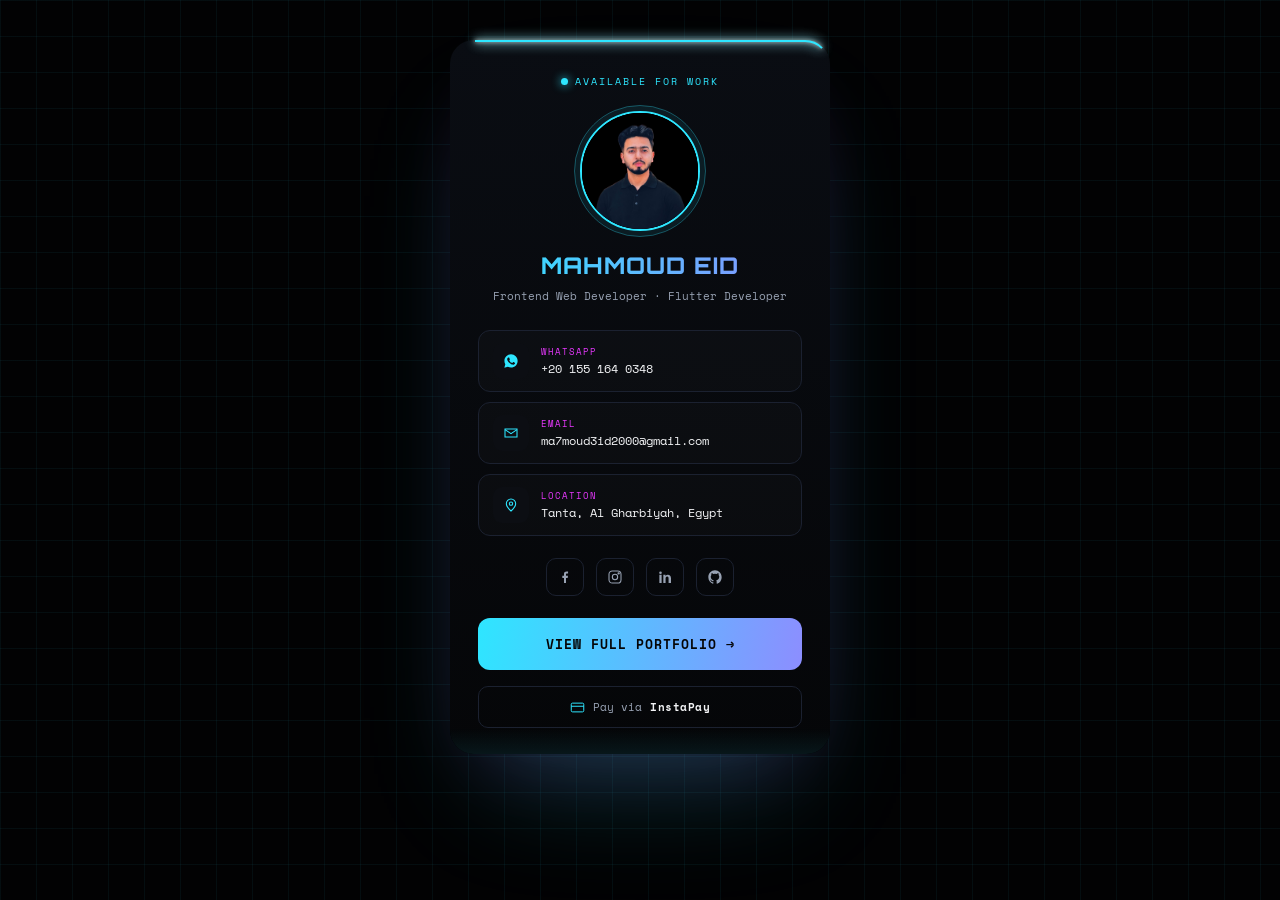
<file: card.html>
<!DOCTYPE html>
<html lang="en" dir="ltr">
<head>
<meta charset="UTF-8">
<meta name="viewport" content="width=device-width, initial-scale=1.0">
<title>Mahmoud Eid — Digital Card</title>
<link rel="preconnect" href="https://fonts.googleapis.com">
<link rel="preconnect" href="https://fonts.gstatic.com" crossorigin>
<link href="https://fonts.googleapis.com/css2?family=Orbitron:wght@600;700;800;900&family=Inter:wght@400;500;600;700&family=Space+Mono:wght@400;700&display=swap" rel="stylesheet">
<link rel="stylesheet" href="card-styles.css">
</head>
<body>

<div class="circuit-bg" id="circuitBg"></div>

<div class="card-wrap">
  <svg class="trace-svg" id="traceSvg"><rect class="trace-rect" id="traceRect" rx="24" ry="24"/></svg>
  <div class="card">

    <div class="status-row">
      <span class="status-dot"></span>
      <span>AVAILABLE FOR WORK</span>
    </div>

    <div class="photo-wrap">
      <div class="photo-ring"><img src="[data-uri]" alt="Mahmoud Eid"></div>
    </div>

    <div class="name-block">
      <h1>MAHMOUD EID</h1>
      <div class="role">Frontend Web Developer · Flutter Developer</div>
    </div>

    <div class="info-list">
      <a class="info-row" href="https://wa.me/201551640348" target="_blank" rel="noopener">
        <span class="ic"><svg class="icon" viewBox="0 0 24 24" fill="currentColor"><path d="M12.04 2C6.58 2 2.13 6.45 2.13 11.91c0 1.75.46 3.45 1.32 4.95L2 22l5.29-1.39a9.9 9.9 0 0 0 4.75 1.21h.01c5.46 0 9.9-4.45 9.9-9.9C21.96 6.45 17.5 2 12.04 2zm5.8 14.14c-.24.68-1.4 1.3-1.93 1.38-.5.08-1.13.11-1.83-.11-.42-.13-.96-.31-1.65-.6-2.9-1.25-4.8-4.16-4.94-4.36-.14-.19-1.18-1.57-1.18-3 0-1.42.75-2.12 1.02-2.41.27-.29.58-.36.78-.36.19 0 .39 0 .56.01.18.01.42-.07.65.5.24.58.82 2 .89 2.14.07.15.12.32.02.51-.1.19-.15.31-.29.48-.15.17-.31.38-.44.51-.15.15-.3.31-.13.6.17.29.76 1.25 1.63 2.03 1.12 1 2.06 1.31 2.35 1.46.29.15.46.13.63-.08.17-.2.72-.84.91-1.13.19-.29.38-.24.63-.14.26.1 1.65.78 1.93.92.29.14.48.21.55.33.07.12.07.68-.17 1.36z"/></svg></span>
        <span class="meta mono"><b>WHATSAPP</b><span>+20 155 164 0348</span></span>
      </a>
      <a class="info-row" href="mailto:ma7moud3id2000@gmail.com">
        <span class="ic"><svg class="icon" viewBox="0 0 24 24" fill="none" stroke="currentColor" stroke-width="1.6"><path d="M3 6h18v12H3z"/><path d="M3 7l9 6 9-6"/></svg></span>
        <span class="meta mono"><b>EMAIL</b><span>ma7moud3id2000@gmail.com</span></span>
      </a>
      <a class="info-row" href="https://maps.google.com/?q=Tanta,Al+Gharbiyah,Egypt" target="_blank" rel="noopener">
        <span class="ic"><svg class="icon" viewBox="0 0 24 24" fill="none" stroke="currentColor" stroke-width="1.6"><path d="M12 21s7-6.5 7-11a7 7 0 1 0-14 0c0 4.5 7 11 7 11z"/><circle cx="12" cy="10" r="2.5"/></svg></span>
        <span class="meta mono"><b>LOCATION</b><span>Tanta, Al Gharbiyah, Egypt</span></span>
      </a>
    </div>

    <div class="social-row">
      <a href="https://www.facebook.com/share/1BHmpYhKCz/" target="_blank" rel="noopener" aria-label="Facebook">
        <svg class="icon" viewBox="0 0 24 24" fill="currentColor"><path d="M13.5 21v-7.5H16l.5-3.2h-3V8.2c0-.93.26-1.56 1.6-1.56H16.6V3.87C16.33 3.83 15.4 3.75 14.3 3.75c-2.27 0-3.82 1.38-3.82 3.92v2.63H8v3.2h2.48V21h3.02z"/></svg>
      </a>
      <a href="https://www.instagram.com/ma7moud.3id_11" target="_blank" rel="noopener" aria-label="Instagram">
        <svg class="icon" viewBox="0 0 24 24" fill="none" stroke="currentColor" stroke-width="1.6"><rect x="3" y="3" width="18" height="18" rx="5"/><circle cx="12" cy="12" r="4"/><circle cx="17.5" cy="6.5" r="1"/></svg>
      </a>
      <a href="https://www.linkedin.com/in/mahmoud-eid-83ba33358" target="_blank" rel="noopener" aria-label="LinkedIn">
        <svg class="icon" viewBox="0 0 24 24" fill="currentColor"><path d="M6.94 8.5H3.56V21h3.38V8.5zM5.25 3.75a1.96 1.96 0 1 0 0 3.92 1.96 1.96 0 0 0 0-3.92zM21 21v-6.9c0-3.69-1.97-5.4-4.6-5.4a3.97 3.97 0 0 0-3.58 1.97h-.05V8.5H9.5V21h3.38v-6.36c0-1.68.32-3.3 2.4-3.3 2.05 0 2.08 1.92 2.08 3.4V21H21z"/></svg>
      </a>
      <a href="https://github.com/ma7moud3id" target="_blank" rel="noopener" aria-label="GitHub">
        <svg class="icon" viewBox="0 0 24 24" fill="currentColor"><path d="M12 2C6.48 2 2 6.58 2 12.25c0 4.53 2.87 8.37 6.84 9.73.5.1.68-.22.68-.49 0-.24-.01-.87-.01-1.71-2.78.62-3.37-1.36-3.37-1.36-.45-1.18-1.11-1.5-1.11-1.5-.91-.64.07-.63.07-.63 1 .07 1.53 1.05 1.53 1.05.89 1.56 2.34 1.11 2.91.85.09-.66.35-1.11.63-1.36-2.22-.26-4.56-1.14-4.56-5.06 0-1.12.39-2.03 1.03-2.75-.1-.26-.45-1.31.1-2.74 0 0 .84-.28 2.75 1.05a9.28 9.28 0 0 1 5 0c1.91-1.33 2.75-1.05 2.75-1.05.55 1.43.2 2.48.1 2.74.64.72 1.03 1.63 1.03 2.75 0 3.93-2.34 4.79-4.57 5.05.36.32.68.94.68 1.9 0 1.37-.01 2.48-.01 2.81 0 .27.18.6.69.49A10.26 10.26 0 0 0 22 12.25C22 6.58 17.52 2 12 2z"/></svg>
      </a>
    </div>

    <a class="portfolio-btn" href="https://ma7moud3id.github.io" target="_blank" rel="noopener">
      VIEW FULL PORTFOLIO →
    </a>

    <a class="support-link" href="https://ipn.eg/S/ma7moud3id2000/instapay/85d1GC" target="_blank" rel="noopener">
      <svg class="pay-icon" viewBox="0 0 24 24" fill="none" stroke="currentColor" stroke-width="1.6"><rect x="2" y="5" width="20" height="14" rx="2"/><path d="M2 10h20"/></svg>
      Pay via <b>InstaPay</b>
    </a>

  </div>
</div>

<script src="card-script.js"></script>
</body>
</html>
</file>
<file: card-styles.css>
/* ============================================================
   Mahmoud Eid — Digital Contact Card
   card-styles.css
   ------------------------------------------------------------
   Table of contents:
     1. Design tokens (shared palette with the portfolio)
     2. Reset & base
     3. Circuit background (floating particles)
     4. Card shell + border trace + scan sweep
     5. Status row
     6. Profile photo
     7. Name block
     8. Info rows (phone / email / location, etc.)
     9. Social icons row
     10. Portfolio button
     11. Support / payment link
     12. Shared reveal animation + reduced motion
   ============================================================ */

/* ============================================================
   1. Design tokens
   ============================================================ */
:root{
  --bg:#020203; --surface:#07080b; --surface-2:#0c0e13;
  --border:#1b2130; --border-bright:#2a3550;
  --text:#f2f3f5; --muted:#98a2b3; --dim:#4b5567;
  --cyan:#2ee6ff; --magenta:#e838ff;
  --font-display:'Orbitron', sans-serif; --font-body:'Inter', sans-serif; --font-mono:'Space Mono', monospace;
}

/* ============================================================
   2. Reset & base
   ============================================================ */
*{ margin:0; padding:0; box-sizing:border-box; }
html,body{ min-height:100%; }
body{
  background:var(--bg); color:var(--text); font-family:var(--font-body);
  display:flex; align-items:center; justify-content:center; padding:40px 16px; overflow:hidden;
  background-image:
    linear-gradient(rgba(46,230,255,.05) 1px, transparent 1px),
    linear-gradient(90deg, rgba(46,230,255,.05) 1px, transparent 1px);
  background-size:36px 36px;
  position:relative;
}
.mono{ font-family:var(--font-mono); }
a{ color:inherit; text-decoration:none; }

/* ============================================================
   3. Circuit background
   Floating particle nodes generated by card-script.js.
   ============================================================ */
.glow-orb{ display:none; }
.circuit-bg{ position:fixed; inset:0; z-index:0; pointer-events:none; overflow:hidden; }
.circuit-node{
  position:absolute; border-radius:50%; background:var(--cyan);
  box-shadow:0 0 8px 2px currentColor; opacity:0; animation:nodeRise linear infinite;
}
.circuit-node.magenta{ background:var(--magenta); }
@keyframes nodeRise{
  0%{ transform:translateY(0) scale(.6); opacity:0; }
  10%{ opacity:.9; }
  90%{ opacity:.5; }
  100%{ transform:translateY(-100vh) scale(1); opacity:0; }
}
@media (prefers-reduced-motion: reduce){ .circuit-node{ animation:none; display:none; } }

/* ============================================================
   4. Card shell + border trace + scan sweep
   The animated border outline is drawn by card-script.js
   (setupTrace) onto the .trace-rect SVG path.
   ============================================================ */
.card-wrap{ position:relative; width:380px; z-index:1; }
.trace-svg{ position:absolute; inset:0; width:100%; height:100%; overflow:visible; pointer-events:none; z-index:2; }
.trace-rect{ fill:none; stroke:var(--cyan); stroke-width:2; filter:drop-shadow(0 0 6px var(--cyan)) drop-shadow(0 0 2px #fff); }
@media (prefers-reduced-motion: reduce){ .trace-svg{ display:none; } }

.card{
  position:relative; z-index:1; background:linear-gradient(180deg, #0a0d13, #050608);
  border-radius:24px; overflow:hidden; padding:34px 28px 26px;
  box-shadow:0 60px 120px -40px rgba(46,230,255,.25), 0 30px 80px -30px rgba(232,56,255,.15);
}
.card::after{
  content:""; position:absolute; left:0; right:0; height:70px; z-index:2; pointer-events:none;
  background:linear-gradient(180deg, transparent, rgba(46,230,255,.10), transparent);
  animation:scanSweep 4s ease-in-out infinite;
}
@keyframes scanSweep{ 0%{ top:-80px; opacity:0; } 10%{ opacity:1; } 90%{ opacity:1; } 100%{ top:100%; opacity:0; } }
@media (prefers-reduced-motion: reduce){ .card::after{ animation:none; display:none; } }

/* ============================================================
   5. Status row
   ============================================================ */
.status-row{ display:flex; justify-content:center; align-items:center; gap:7px; margin-bottom:22px; opacity:0; animation:riseIn .6s ease forwards; animation-delay:.1s; }
.status-dot{ width:7px; height:7px; border-radius:50%; background:var(--cyan); box-shadow:0 0 10px var(--cyan); animation:pulseDot 1.8s ease-in-out infinite; }
@keyframes pulseDot{ 0%,100%{ opacity:1; transform:scale(1); } 50%{ opacity:.4; transform:scale(.7); } }
.status-row span{ font-family:var(--font-mono); font-size:10px; letter-spacing:2px; color:var(--cyan); }

/* ============================================================
   6. Profile photo
   ============================================================ */
.photo-wrap{ display:flex; justify-content:center; margin-bottom:20px; opacity:0; animation:riseIn .6s ease forwards; animation-delay:.2s; }
.photo-ring{
  width:120px; height:120px; border-radius:50%; background:#000; position:relative;
  border:2px solid var(--cyan); box-shadow:0 0 0 5px rgba(46,230,255,.08);
}
.photo-ring::before{
  content:""; position:absolute; inset:-8px; border-radius:50%; border:1px solid rgba(46,230,255,.35);
  animation:ringPulse 2.4s ease-in-out infinite;
}
@keyframes ringPulse{ 0%,100%{ transform:scale(1); opacity:.6; } 50%{ transform:scale(1.08); opacity:0; } }
.photo-ring img{ width:100%; height:100%; object-fit:cover; object-position:center top; border-radius:50%; background:#000; }
@media (prefers-reduced-motion: reduce){ .photo-ring::before{ animation:none; display:none; } }

/* ============================================================
   7. Name block
   ============================================================ */
.name-block{ text-align:center; margin-bottom:26px; opacity:0; animation:riseIn .6s ease forwards; animation-delay:.3s; }
.name-block h1{
  font-family:var(--font-display); font-weight:800; font-size:23px; letter-spacing:1px;
  background:linear-gradient(90deg, var(--cyan), var(--magenta)); background-size:200% auto;
  -webkit-background-clip:text; background-clip:text; color:transparent;
  animation:gradShift 4s ease infinite;
}
@keyframes gradShift{ 0%,100%{ background-position:0% 50%; } 50%{ background-position:100% 50%; } }
.name-block .role{ font-family:var(--font-mono); font-size:11px; color:var(--muted); margin-top:8px; }

/* ============================================================
   8. Info rows (phone / email / location, etc.)
   ============================================================ */
.info-list{ display:flex; flex-direction:column; gap:10px; margin-bottom:22px; }
.info-row{
  display:flex; align-items:center; gap:12px; padding:12px 14px; border:1px solid var(--border);
  border-radius:12px; background:rgba(255,255,255,.015); transition:all .25s ease;
  opacity:0; animation:riseIn .5s ease forwards;
}
.info-row:nth-child(1){ animation-delay:.4s; }
.info-row:nth-child(2){ animation-delay:.48s; }
.info-row:nth-child(3){ animation-delay:.56s; }
.info-row:hover{ border-color:var(--cyan); background:rgba(46,230,255,.06); transform:translateX(4px); }
.info-row .ic{
  width:36px; height:36px; border-radius:9px; background:var(--surface-2); display:flex; align-items:center; justify-content:center;
  color:var(--cyan); flex-shrink:0;
}
.info-row .icon{ width:16px; height:16px; }
.info-row .meta{ display:flex; flex-direction:column; gap:2px; overflow:hidden; }
.info-row .meta b{ font-family:var(--font-mono); font-size:9px; letter-spacing:1px; color:var(--magenta); font-weight:400; }
.info-row .meta span{ font-family:var(--font-mono); font-size:12px; color:var(--text); white-space:nowrap; overflow:hidden; text-overflow:ellipsis; }

/* ============================================================
   9. Social icons row
   ============================================================ */
.social-row{ display:flex; justify-content:center; gap:12px; margin-bottom:22px; opacity:0; animation:riseIn .6s ease forwards; animation-delay:.66s; }
.social-row a{
  width:38px; height:38px; border-radius:10px; border:1px solid var(--border); display:flex; align-items:center; justify-content:center;
  color:var(--muted); transition:all .2s ease;
}
.social-row a:hover{ border-color:var(--cyan); color:var(--cyan); box-shadow:0 0 14px rgba(46,230,255,.3); transform:translateY(-2px); }
.social-row .icon{ width:16px; height:16px; }

/* ============================================================
   10. Portfolio button
   ============================================================ */
.portfolio-btn{
  display:flex; align-items:center; justify-content:center; gap:10px; margin-bottom:16px;
  padding:16px 20px; font-family:var(--font-mono); font-weight:700; font-size:13px; letter-spacing:1px;
  background:linear-gradient(100deg, var(--cyan), var(--magenta)); background-size:200% auto; color:#050506;
  border-radius:12px; transition:filter .2s ease, transform .2s ease, background-position .4s ease;
  opacity:0; animation:riseIn .6s ease forwards; animation-delay:.74s;
}
.portfolio-btn:hover{ filter:brightness(1.1); transform:translateY(-2px); background-position:100% 0; }

/* ============================================================
   11. Support / payment link
   ============================================================ */
.support-link{
  display:flex; align-items:center; justify-content:center; gap:8px;
  text-align:center; font-family:var(--font-mono); font-size:11px; color:var(--muted);
  padding:12px; border:1px solid var(--border); border-radius:10px;
  opacity:0; animation:riseIn .6s ease forwards; animation-delay:.82s; transition:all .2s ease;
}
.support-link .pay-icon{ width:15px; height:15px; color:var(--cyan); }
.support-link b{ color:var(--text); font-weight:600; letter-spacing:.5px; }
.support-link:hover{ border-color:var(--cyan); background:rgba(46,230,255,.05); color:var(--cyan); }
.support-link:hover b{ color:var(--cyan); }

/* ============================================================
   12. Shared reveal animation + reduced motion
   ============================================================ */
@keyframes riseIn{ from{ opacity:0; transform:translateY(14px); } to{ opacity:1; transform:translateY(0); } }
@media (prefers-reduced-motion: reduce){
  .status-row,.photo-wrap,.name-block,.info-row,.social-row,.portfolio-btn,.support-link{ animation:none !important; opacity:1 !important; transform:none !important; }
}

@media (max-width:420px){ .card-wrap{ width:92vw; } }
</file>
